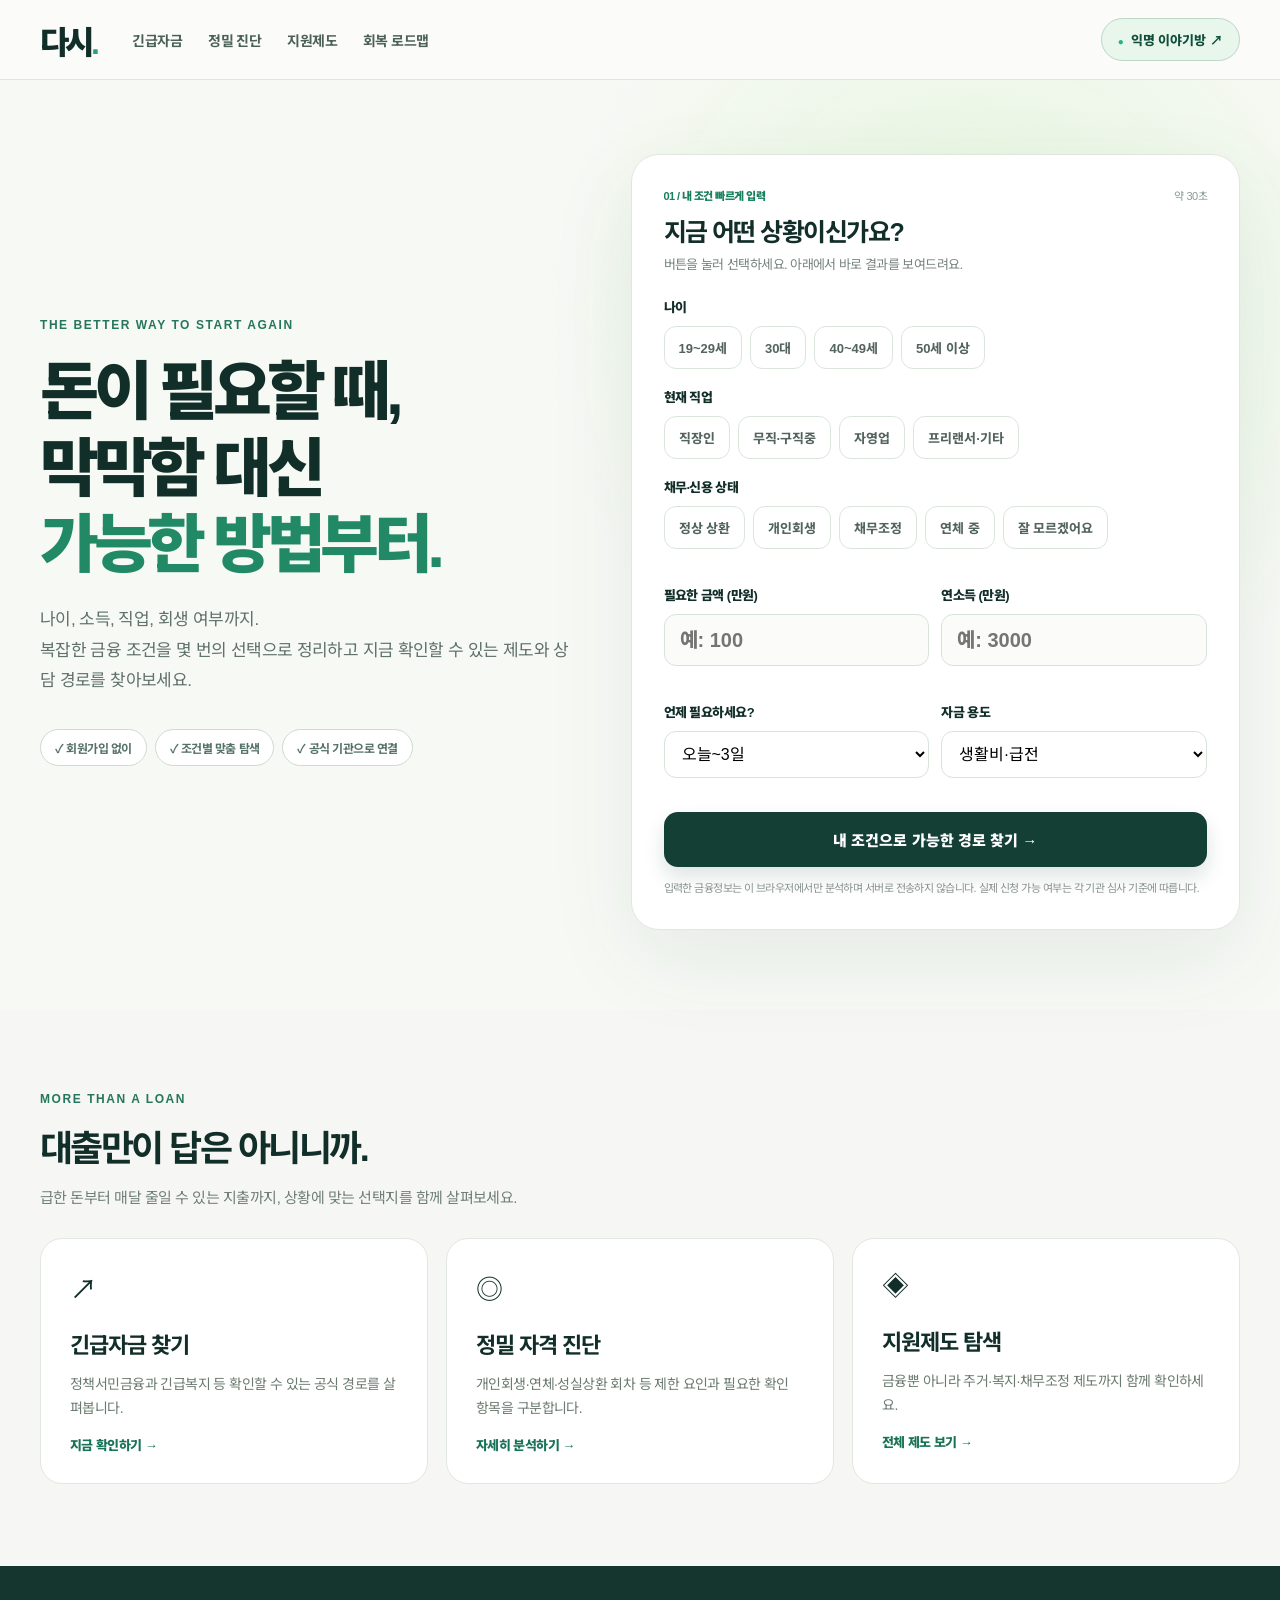
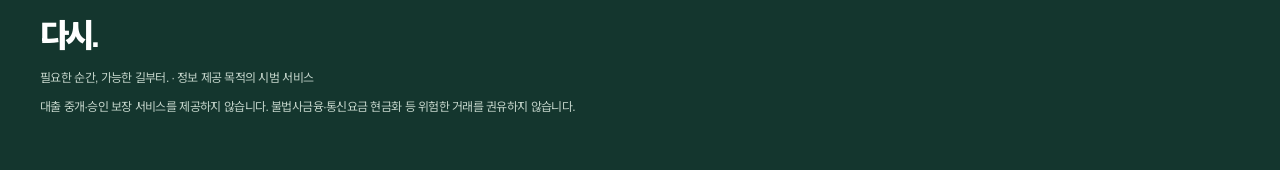
<file: index.html>
<!doctype html><html lang="ko"><head><meta charset="utf-8"><meta name="viewport" content="width=device-width,initial-scale=1"><meta name="theme-color" content="#f6f7f4"><title>다시 — 내 상황에 맞는 자금 경로를 찾다</title><meta name="description" content="나이, 직업, 개인회생, 필요한 금액을 선택해 정책금융·복지·채무조정 경로를 한눈에 확인하세요."><link rel="preconnect" href="https://fonts.googleapis.com"><link href="https://fonts.googleapis.com/css2?family=Noto+Sans+KR:wght@400;500;600;700;800;900&display=swap" rel="stylesheet"><link rel="stylesheet" href="v7.css"></head><body>
<header class="v7-nav"><div class="v7-wrap"><a class="v7-logo" href="index.html">다시<i>.</i></a><nav class="v7-links"><a href="urgent.html">긴급자금</a><a href="diagnosis.html">정밀 진단</a><a href="schemes.html">지원제도</a><a href="dashboard.html">회복 로드맵</a></nav><div class="v7-actions"><button class="v7-chat-btn" id="openChat" type="button">익명 이야기방 ↗</button><button class="v7-menu" id="menu" aria-label="메뉴 열기">☰</button></div></div></header><nav class="v7-mobilelinks" id="mobilelinks"><a href="urgent.html">긴급자금</a><a href="diagnosis.html">정밀 진단</a><a href="schemes.html">지원제도</a><a href="dashboard.html">회복 로드맵</a></nav>
<main><section class="v7-hero"><div class="v7-wrap v7-hero-grid"><div><div class="v7-eyebrow">THE BETTER WAY TO START AGAIN</div><h1 class="v7-heading">돈이 필요할 때,<br>막막함 대신<br><em>가능한 방법부터.</em></h1><p class="v7-sub">나이, 소득, 직업, 회생 여부까지.<br>복잡한 금융 조건을 몇 번의 선택으로 정리하고 지금 확인할 수 있는 제도와 상담 경로를 찾아보세요.</p><div class="v7-pills"><span class="v7-pill">✓ 회원가입 없이</span><span class="v7-pill">✓ 조건별 맞춤 탐색</span><span class="v7-pill">✓ 공식 기관으로 연결</span></div></div><div class="v7-panel" id="finder"><div class="v7-paneltop"><span class="v7-step">01 / 내 조건 빠르게 입력</span><span style="font-size:11px;color:#8b9a8f">약 30초</span></div><h2>지금 어떤 상황이신가요?</h2><p class="v7-desc">버튼을 눌러 선택하세요. 아래에서 바로 결과를 보여드려요.</p><form id="v7-form"><div class="v7-field"><span class="v7-label">나이</span><div class="v7-options" data-key="age"><button type="button" class="v7-opt" data-value="20">19~29세</button><button type="button" class="v7-opt" data-value="30">30대</button><button type="button" class="v7-opt" data-value="40">40~49세</button><button type="button" class="v7-opt" data-value="50">50세 이상</button></div></div><div class="v7-field"><span class="v7-label">현재 직업</span><div class="v7-options" data-key="work"><button type="button" class="v7-opt" data-value="employed">직장인</button><button type="button" class="v7-opt" data-value="unemployed">무직·구직중</button><button type="button" class="v7-opt" data-value="self">자영업</button><button type="button" class="v7-opt" data-value="other">프리랜서·기타</button></div></div><div class="v7-field"><span class="v7-label">채무·신용 상태</span><div class="v7-options" data-key="debt"><button type="button" class="v7-opt" data-value="normal">정상 상환</button><button type="button" class="v7-opt" data-value="rehab">개인회생</button><button type="button" class="v7-opt" data-value="adjust">채무조정</button><button type="button" class="v7-opt" data-value="late">연체 중</button><button type="button" class="v7-opt" data-value="unknown">잘 모르겠어요</button></div></div><div class="v7-inline"><div class="v7-field"><label class="v7-label" for="amount">필요한 금액 (만원)</label><input class="v7-number" id="amount" type="number" min="1" max="100000" inputmode="numeric" placeholder="예: 100" required></div><div class="v7-field"><label class="v7-label" for="income">연소득 (만원)</label><input class="v7-number" id="income" type="number" min="0" max="1000000" inputmode="numeric" placeholder="예: 3000"></div></div><div class="v7-inline"><div class="v7-field"><label class="v7-label" for="speed">언제 필요하세요?</label><select class="v7-select" id="speed"><option value="today">오늘~3일</option><option value="week">일주일 이내</option><option value="month">한 달 이내</option><option value="later">시간 여유 있음</option></select></div><div class="v7-field"><label class="v7-label" for="purpose">자금 용도</label><select class="v7-select" id="purpose"><option value="living">생활비·급전</option><option value="housing">월세·주거</option><option value="debt">채무 상환</option><option value="business">사업·운영</option></select></div></div><button class="v7-submit" type="submit">내 조건으로 가능한 경로 찾기 →</button><p class="v7-fine">입력한 금융정보는 이 브라우저에서만 분석하며 서버로 전송하지 않습니다. 실제 신청 가능 여부는 각 기관 심사 기준에 따릅니다.</p></form></div></div></section>
<section class="v7-results" id="results" aria-live="polite"><div class="v7-wrap"><div class="v7-eyebrow">PERSONALIZED ROUTES</div><h2 id="result-title">확인할 경로를 정리했어요</h2><p id="result-desc" class="v7-sectionintro"></p><div class="v7-resultgrid" id="result-cards"></div><div class="v7-tip" id="result-tip"></div><p class="v7-sources">※ 이 결과는 탐색 안내이며 승인·당일 지급 보장이 아닙니다. 상품 조건·공고·접수 여부는 공식 사이트에서 다시 확인해야 합니다.</p></div></section>
<section class="v7-section"><div class="v7-wrap"><div class="v7-eyebrow">MORE THAN A LOAN</div><h2>대출만이 답은 아니니까.</h2><p class="v7-sectionintro">급한 돈부터 매달 줄일 수 있는 지출까지, 상황에 맞는 선택지를 함께 살펴보세요.</p><div class="v7-featuregrid"><article class="v7-feature"><div class="v7-symbol">↗</div><h3>긴급자금 찾기</h3><p>정책서민금융과 긴급복지 등 확인할 수 있는 공식 경로를 살펴봅니다.</p><a href="urgent.html">지금 확인하기 →</a></article><article class="v7-feature"><div class="v7-symbol">◎</div><h3>정밀 자격 진단</h3><p>개인회생·연체·성실상환 회차 등 제한 요인과 필요한 확인 항목을 구분합니다.</p><a href="diagnosis.html">자세히 분석하기 →</a></article><article class="v7-feature"><div class="v7-symbol">◈</div><h3>지원제도 탐색</h3><p>금융뿐 아니라 주거·복지·채무조정 제도까지 함께 확인하세요.</p><a href="schemes.html">전체 제도 보기 →</a></article></div></div></section></main><footer class="v7-footer"><div class="v7-wrap"><div class="v7-logo">다시.</div><p>필요한 순간, 가능한 길부터. · 정보 제공 목적의 시범 서비스</p><p>대출 중개·승인 보장 서비스를 제공하지 않습니다. 불법사금융·통신요금 현금화 등 위험한 거래를 권유하지 않습니다.</p></div></footer><div class="v7-chatpanel" id="chatpanel" role="dialog" aria-label="익명 이야기방"><div class="v7-chatbar"><span>● 익명 이야기방 <small style="font-weight:400">· 24시간 메시지</small></span><button id="closeChat" aria-label="채팅 닫기">×</button></div><iframe src="chat.html" title="익명 이야기방" loading="lazy"></iframe></div><script src="v7.js"></script></body></html>
</file>
<file: v7.css>
:root{--bg:#f6f7f4;--dark:#112e29;--mint:#d5f5a9;--teal:#155a4d;--line:#dfe5df;--muted:#687872}*{box-sizing:border-box}html{scroll-behavior:smooth}body{margin:0;background:var(--bg);color:var(--dark);font-family:Arial,'Noto Sans KR',sans-serif;letter-spacing:-.035em}button,input,select{font:inherit}button{cursor:pointer}a{color:inherit;text-decoration:none}.v7-nav{height:80px;background:#fbfcfa;border-bottom:1px solid var(--line);position:sticky;top:0;z-index:100}.v7-wrap{max-width:1260px;margin:auto;padding:0 30px}.v7-nav .v7-wrap{height:100%;display:flex;align-items:center;gap:36px}.v7-logo{font-weight:900;font-size:32px;letter-spacing:-.11em;white-space:nowrap}.v7-logo i{font-style:normal;color:#28a27d}.v7-links{display:flex;gap:26px;align-items:center;font-size:14px;font-weight:700;color:#4c605a}.v7-actions{margin-left:auto;display:flex;align-items:center;gap:9px}.v7-chat-btn{border:1px solid #bcd6c8;background:#e8f6ec;color:#124e3c;padding:11px 16px;border-radius:99px;font-weight:800;font-size:13px;white-space:nowrap}.v7-chat-btn:before{content:'●';color:#24b383;font-size:10px;margin-right:7px}.v7-menu{display:none;border:0;background:none;font-size:25px}.v7-hero{padding:74px 0 80px;background:radial-gradient(circle at 76% 25%,#e4f5dc 0,transparent 36%),#f7f9f5}.v7-eyebrow{font-size:12px;font-weight:900;letter-spacing:.13em;color:#26765d}.v7-heading{font-size:clamp(39px,5vw,72px);font-weight:900;line-height:1.19;letter-spacing:-.085em;margin:22px 0}.v7-heading em{font-style:normal;color:#228967}.v7-sub{font-size:17px;color:#61716b;line-height:1.8;max-width:610px}.v7-hero-grid{display:grid;grid-template-columns:.94fr 1.06fr;align-items:center;gap:50px}.v7-pills{display:flex;gap:8px;flex-wrap:wrap;margin-top:32px}.v7-pill{border:1px solid #cddbd1;border-radius:30px;padding:9px 14px;font-size:12px;color:#557267;font-weight:700;background:#fff}.v7-panel{background:white;border:1px solid #e0e8de;border-radius:28px;padding:32px;box-shadow:0 30px 90px #184b3214}.v7-paneltop{display:flex;justify-content:space-between;align-items:center;gap:12px}.v7-step{font-size:11px;color:#18805c;font-weight:900}.v7-panel h2{font-size:25px;letter-spacing:-.06em;margin:9px 0 6px}.v7-desc{font-size:13px;color:#77837d;margin:0 0 24px}.v7-field{margin:18px 0}.v7-label{font-size:13px;font-weight:850;display:block;margin-bottom:10px}.v7-options{display:flex;gap:8px;flex-wrap:wrap}.v7-opt{border:1px solid #dce5dc;background:#fff;border-radius:12px;padding:10px 14px;font-size:13px;font-weight:750;color:#53645c;min-height:43px}.v7-opt[aria-pressed=true]{border-color:#126c51;background:#e7f6e8;color:#0b6547;box-shadow:inset 0 0 0 1px #126c51}.v7-number{width:100%;border:1px solid #d8e3d9;border-radius:12px;background:#fbfcfa;padding:13px 15px;font-weight:800;font-size:20px;min-height:52px}.v7-select{width:100%;border:1px solid #d8e3d9;border-radius:12px;padding:13px;background:white}.v7-inline{display:grid;grid-template-columns:1fr 1fr;gap:12px}.v7-submit{border:0;background:#143f34;color:white;border-radius:14px;padding:17px;font-size:15px;font-weight:900;width:100%;margin-top:16px;box-shadow:0 10px 20px #143f3424}.v7-submit:hover{background:#1b614a}.v7-fine{font-size:11px;color:#8a938e;line-height:1.65;margin:12px 0 0}.v7-results{display:none;padding:38px 0 68px;background:#eaf2e9}.v7-results.show{display:block}.v7-results h2{font-size:31px;letter-spacing:-.065em;margin:10px 0}.v7-resultgrid{display:grid;grid-template-columns:repeat(3,1fr);gap:15px;margin-top:25px}.v7-result{background:white;border:1px solid #dbe6db;border-radius:19px;padding:23px;min-height:235px;display:flex;flex-direction:column}.v7-badge{display:inline-flex;align-self:flex-start;border-radius:30px;padding:6px 10px;font-size:11px;background:#e9f5e8;color:#126649;font-weight:850}.v7-result h3{font-size:19px;line-height:1.45;letter-spacing:-.05em;margin:15px 0 9px}.v7-result p{font-size:13px;line-height:1.7;color:#67776d;margin:0}.v7-result a{margin-top:auto;padding-top:18px;font-size:13px;font-weight:850;color:#166a50}.v7-section{padding:82px 0}.v7-section h2{font-size:36px;letter-spacing:-.07em;margin:13px 0}.v7-sectionintro{font-size:15px;color:#718077}.v7-featuregrid{display:grid;grid-template-columns:repeat(3,1fr);gap:18px;margin-top:31px}.v7-feature{border:1px solid #e0e8df;background:white;border-radius:22px;padding:29px;min-height:245px}.v7-feature .v7-symbol{font-size:27px}.v7-feature h3{font-size:22px;letter-spacing:-.05em;margin:20px 0 10px}.v7-feature p{font-size:14px;color:#6c7b70;line-height:1.7}.v7-feature a{font-size:13px;font-weight:850;color:#197357}.v7-footer{background:#14362e;color:white;padding:44px 0}.v7-footer p{font-size:12px;color:#c2d3c9}.v7-chatpanel{position:fixed;z-index:200;right:20px;top:90px;width:min(410px,calc(100vw - 24px));height:min(680px,calc(100dvh - 110px));border-radius:20px;overflow:hidden;background:white;border:1px solid #d3e2d7;box-shadow:0 25px 80px #102f2740;display:none;flex-direction:column}.v7-chatpanel.open{display:flex}.v7-chatbar{background:#143e32;color:white;padding:14px 16px;display:flex;align-items:center;justify-content:space-between;font-size:14px;font-weight:800}.v7-chatbar button{background:transparent;color:white;border:0;font-size:22px}.v7-chatpanel iframe{flex:1;border:0;width:100%}.v7-mobilelinks{display:none}.v7-tip{border:1px solid #dae6dc;border-radius:17px;padding:17px 20px;background:#f4faf3;margin-top:24px;font-size:13px;line-height:1.8;color:#4b695a}.v7-sources{font-size:12px;color:#77877e;margin-top:12px}.v7-sources a{text-decoration:underline}@media(max-width:1000px){.v7-hero-grid{grid-template-columns:1fr;gap:34px}.v7-hero{padding:50px 0}.v7-links{display:none}.v7-menu{display:block}.v7-mobilelinks.open{display:flex;position:fixed;z-index:110;top:79px;left:0;right:0;background:#fff;padding:22px;box-shadow:0 15px 25px #0002;flex-direction:column;gap:20px;font-size:15px;font-weight:800}.v7-resultgrid,.v7-featuregrid{grid-template-columns:1fr 1fr}}@media(max-width:650px){.v7-wrap{padding:0 18px}.v7-nav{height:65px}.v7-nav .v7-wrap{gap:12px}.v7-logo{font-size:27px}.v7-chat-btn{padding:9px 12px;font-size:12px}.v7-mobilelinks.open{top:64px}.v7-hero{padding:36px 0}.v7-heading{font-size:43px}.v7-sub{font-size:14px}.v7-panel{padding:22px;border-radius:22px}.v7-panel h2{font-size:22px}.v7-inline{grid-template-columns:1fr 1fr}.v7-resultgrid,.v7-featuregrid{grid-template-columns:1fr}.v7-section{padding:57px 0}.v7-section h2{font-size:29px}.v7-chatpanel{right:8px;top:70px;height:calc(100dvh - 80px)}}
</file>
